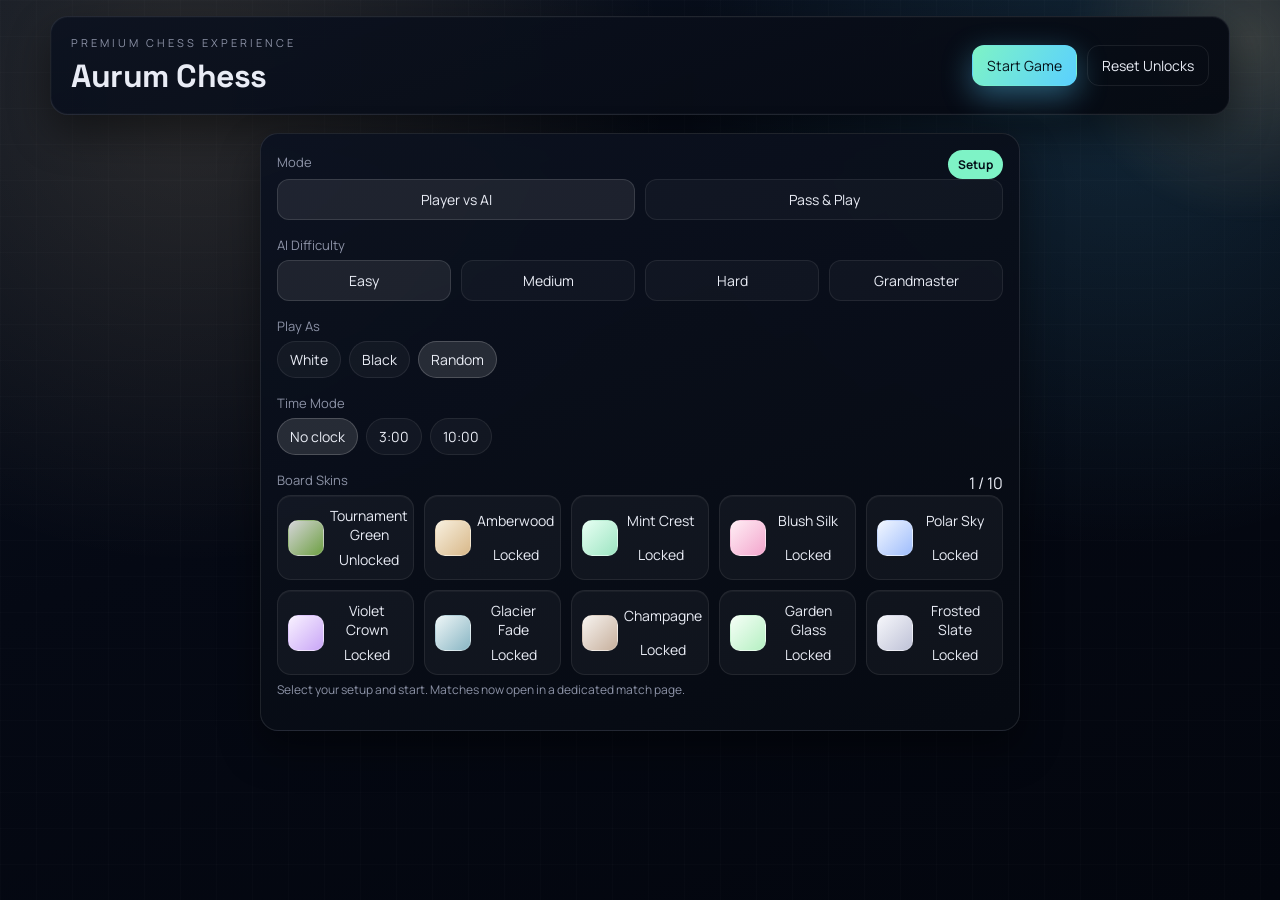
<file: index.html>
<!DOCTYPE html>
<html lang="en">
<head>
    <meta charset="UTF-8">
    <meta name="viewport" content="width=device-width, initial-scale=1.0">
    <title>Aurum Chess</title>
    <link rel="preconnect" href="https://fonts.googleapis.com">
    <link rel="preconnect" href="https://fonts.gstatic.com" crossorigin>
    <link href="https://fonts.googleapis.com/css2?family=Manrope:wght@400;600;700&family=Space+Grotesk:wght@500;700&display=swap" rel="stylesheet">
    <link rel="stylesheet" href="styles/main.css">
</head>
<body class="review-page-body home-page-body">
    <div class="hero-grid">
        <header class="topbar">
            <div>
                <p class="eyebrow">Premium Chess Experience</p>
                <h1>Aurum Chess</h1>
            </div>
            <div class="top-actions">
                <button id="startGameBtn" class="primary" type="button" aria-label="Start a new chess match">Start Game</button>
                <button id="resetProgressBtn" class="ghost" type="button" title="Reset unlocks" aria-label="Reset unlocked themes">Reset Unlocks</button>
            </div>
        </header>

        <main class="layout home-layout">
            <section class="panel controls">
                <div class="control-block">
                    <div class="label-row">
                        <p class="label">Mode</p>
                        <span class="pill">Setup</span>
                    </div>
                    <div class="segmented" role="group" aria-label="Game mode">
                        <button type="button" data-mode="ai" class="seg active" id="modeAI" aria-pressed="true">Player vs AI</button>
                        <button type="button" data-mode="pvp" class="seg" id="modePvp" aria-pressed="false">Pass & Play</button>
                    </div>
                </div>

                <div class="control-block" id="aiControls">
                    <p class="label">AI Difficulty</p>
                    <div class="segmented small" role="group" aria-label="AI difficulty">
                        <button type="button" data-difficulty="easy" class="seg active" aria-pressed="true">Easy</button>
                        <button type="button" data-difficulty="medium" class="seg" aria-pressed="false">Medium</button>
                        <button type="button" data-difficulty="hard" class="seg" aria-pressed="false">Hard</button>
                        <button type="button" data-difficulty="grandmaster" class="seg" aria-pressed="false">Grandmaster</button>
                    </div>
                </div>

                <div class="control-block" id="playerColorControls" style="display: none;">
                    <p class="label">Play As</p>
                    <div class="chips" role="group" aria-label="Player color">
                        <button type="button" data-color="white" class="chip" aria-pressed="false">White</button>
                        <button type="button" data-color="black" class="chip" aria-pressed="false">Black</button>
                        <button type="button" data-color="random" class="chip active" aria-pressed="true">Random</button>
                    </div>
                </div>

                <div class="control-block">
                    <p class="label">Time Mode</p>
                    <div class="chips" id="timeControls" role="group" aria-label="Time mode">
                        <button type="button" data-time="untimed" class="chip active" aria-pressed="true">No clock</button>
                        <button type="button" data-time="180" class="chip" aria-pressed="false">3:00</button>
                        <button type="button" data-time="600" class="chip" aria-pressed="false">10:00</button>
                    </div>
                </div>

                <div class="control-block">
                    <div class="label-row">
                        <p class="label">Board Skins</p>
                        <span class="value" id="unlockText">1 / 10</span>
                    </div>
                    <div class="theme-grid" id="themeGrid" role="group" aria-label="Board skins"></div>
                    <p class="hint">Select your setup and start. Matches now open in a dedicated match page.</p>
                </div>
            </section>
        </main>
    </div>

    <template id="themeCardTemplate">
        <button type="button" class="theme-card">
            <span class="swatch" aria-hidden="true"></span>
            <span class="title"></span>
            <span class="lock" aria-hidden="true">Locked</span>
        </button>
    </template>

    <script type="module" src="js/home.js"></script>
</body>
</html>
</file>
<file: styles/main.css>
* {
    box-sizing: border-box;
}

:root {
    --bg: radial-gradient(circle at 10% 20%, #0b1226, #050911 50%, #03060c 80%);
    --text: #e9ecf5;
    --muted: #8c92a6;
    --card: rgba(255, 255, 255, 0.04);
    --stroke: rgba(255, 255, 255, 0.08);
    --glow: 0 20px 80px rgba(0, 245, 255, 0.15);
    --shadow: 0 20px 60px rgba(0, 0, 0, 0.4);
    --accent: #7ef3c6;
    --accent-2: #5ad0ff;
    --danger: #ff8fa3;

    /* board theme defaults */
    --light-square: #f7f8fc;
    --dark-square: #cad1e5;
    --accent-strong: #5ad0ff;
    --accent-soft: rgba(90, 208, 255, 0.18);
}

body {
    margin: 0;
    min-height: 100vh;
    font-family: 'Manrope', system-ui, -apple-system, sans-serif;
    color: var(--text);
    background: var(--bg);
    background-attachment: fixed;
    padding: 24px;
    overflow-x: hidden;
}

body.home-page-body {
    padding: 16px;
    overflow: auto;
    background:
        radial-gradient(circle at 15% 10%, rgba(255, 214, 150, 0.14), transparent 35%),
        radial-gradient(circle at 88% 12%, rgba(90, 208, 255, 0.14), transparent 32%),
        linear-gradient(160deg, #09111f 0%, #050914 45%, #03060e 100%);
    position: relative;
    isolation: isolate;
}

body.home-page-body::before {
    content: '';
    position: fixed;
    inset: 0;
    background-image: linear-gradient(rgba(255, 255, 255, 0.035) 1px, transparent 1px),
        linear-gradient(90deg, rgba(255, 255, 255, 0.035) 1px, transparent 1px);
    background-size: 36px 36px;
    opacity: 0.45;
    pointer-events: none;
    z-index: -1;
}

body.home-page-body::after {
    content: '';
    position: fixed;
    right: -180px;
    top: -170px;
    width: 420px;
    height: 420px;
    background: radial-gradient(circle, rgba(255, 214, 150, 0.18), transparent 62%);
    filter: blur(2px);
    pointer-events: none;
    z-index: -1;
}

.hero-grid {
    max-width: 1180px;
    margin: 0 auto;
    display: grid;
    gap: 18px;
    position: relative;
    z-index: 1;
}

.topbar {
    display: flex;
    align-items: center;
    justify-content: space-between;
    padding: 18px 20px;
    border: 1px solid rgba(255, 255, 255, 0.10);
    border-radius: 18px;
    background: linear-gradient(160deg, rgba(12, 18, 32, 0.94), rgba(6, 10, 18, 0.98));
    box-shadow: 0 18px 40px rgba(0, 0, 0, 0.45), 0 0 0 1px rgba(255, 255, 255, 0.02) inset;
}

h1 {
    margin: 6px 0 0;
    font-family: 'Space Grotesk', 'Manrope', sans-serif;
    font-size: 32px;
    letter-spacing: -0.5px;
}

.eyebrow {
    margin: 0;
    text-transform: uppercase;
    letter-spacing: 3px;
    font-size: 11px;
    color: var(--muted);
}

.top-actions {
    display: flex;
    gap: 10px;
}

.top-actions button {
    min-width: 0;
}

button {
    font-family: inherit;
    font-size: 14px;
    color: var(--text);
    border: none;
    border-radius: 12px;
    background: var(--card);
    padding: 10px 14px;
    cursor: pointer;
    border: 1px solid var(--stroke);
    transition: transform 0.15s ease, border-color 0.2s ease, background 0.2s ease, box-shadow 0.2s ease;
}

button:hover {
    transform: translateY(-1px);
    border-color: rgba(255, 255, 255, 0.18);
}

button:focus-visible {
    outline: 3px solid var(--accent-strong);
    outline-offset: 3px;
    box-shadow: 0 0 0 4px rgba(126, 243, 198, 0.15);
}

button:active {
    transform: translateY(0);
}

.sr-only {
    position: absolute;
    width: 1px;
    height: 1px;
    padding: 0;
    margin: -1px;
    overflow: hidden;
    clip: rect(0, 0, 0, 0);
    white-space: nowrap;
    border: 0;
}

button.primary {
    background: linear-gradient(120deg, var(--accent), var(--accent-2));
    color: #041018;
    box-shadow: 0 10px 30px rgba(90, 208, 255, 0.4);
    border-color: transparent;
}

button:disabled {
    opacity: 0.5;
    cursor: not-allowed;
    pointer-events: none;
}

.locked-control {
    opacity: 0.5;
    cursor: not-allowed !important;
    pointer-events: none !important;
}

/* Toast notifications */
.toast-container {
    position: fixed;
    top: 18px;
    right: 18px;
    display: grid;
    gap: 10px;
    z-index: 1200;
    pointer-events: none;
}

.toast {
    min-width: 240px;
    max-width: 320px;
    padding: 12px 14px;
    border-radius: 12px;
    border: 1px solid var(--stroke);
    background: rgba(12, 18, 32, 0.9);
    color: var(--text);
    box-shadow: 0 12px 30px rgba(0,0,0,0.35);
    font-weight: 600;
    display: flex;
    align-items: center;
    justify-content: space-between;
    gap: 12px;
    animation: toast-in 250ms ease, toast-out 250ms ease 3.75s forwards;
}

.review-modal {
    position: fixed;
    inset: 0;
    display: none;
    z-index: 1300;
}

.review-modal.active {
    display: block;
}

.review-backdrop {
    position: absolute;
    inset: 0;
    background: rgba(2, 6, 14, 0.72);
    backdrop-filter: blur(4px);
}

.review-panel {
    position: relative;
    width: min(920px, calc(100vw - 28px));
    max-height: calc(100vh - 40px);
    overflow: hidden;
    margin: 20px auto;
    border-radius: 16px;
    border: 1px solid var(--stroke);
    background: linear-gradient(160deg, rgba(8, 14, 27, 0.97), rgba(9, 12, 20, 0.95));
    box-shadow: var(--shadow), var(--glow);
    padding: 16px;
    display: grid;
    gap: 10px;
}

.review-header {
    display: flex;
    align-items: start;
    justify-content: space-between;
    gap: 12px;
}

.review-header h2 {
    margin: 3px 0 0;
    font-family: 'Space Grotesk', 'Manrope', sans-serif;
    font-size: 24px;
}

.review-summary {
    margin: 0;
    color: var(--text);
    font-weight: 700;
}

.review-progress {
    margin: 0;
    color: var(--muted);
    font-size: 13px;
}

.review-list {
    margin: 0;
    padding: 0;
    list-style: none;
    display: grid;
    gap: 8px;
    overflow: auto;
    padding-right: 6px;
}

.review-item {
    border: 1px solid var(--stroke);
    border-radius: 12px;
    padding: 10px 12px;
    background: rgba(255, 255, 255, 0.03);
    display: grid;
    gap: 6px;
}

.review-item-top {
    display: flex;
    align-items: center;
    justify-content: space-between;
    gap: 10px;
}

.review-move {
    font-weight: 700;
}

.review-badge {
    border-radius: 999px;
    padding: 5px 10px;
    font-size: 12px;
    border: 1px solid transparent;
    white-space: nowrap;
}

.review-badge.brilliant { background: rgba(255, 213, 120, 0.18); border-color: rgba(255, 213, 120, 0.55); color: #fff1c8; }
.review-badge.great { background: rgba(120, 220, 255, 0.18); border-color: rgba(120, 220, 255, 0.5); color: #d8f4ff; }
.review-badge.best { background: rgba(126, 243, 198, 0.18); border-color: rgba(126, 243, 198, 0.45); color: #c9ffe8; }
.review-badge.excellent { background: rgba(109, 220, 255, 0.18); border-color: rgba(109, 220, 255, 0.45); color: #cbf4ff; }
.review-badge.good { background: rgba(90, 208, 255, 0.16); border-color: rgba(90, 208, 255, 0.35); color: #d3eeff; }
.review-badge.inaccuracy { background: rgba(255, 193, 95, 0.16); border-color: rgba(255, 193, 95, 0.4); color: #ffe9b8; }
.review-badge.mistake { background: rgba(255, 153, 102, 0.16); border-color: rgba(255, 153, 102, 0.45); color: #ffd9c2; }
.review-badge.blunder { background: rgba(255, 103, 129, 0.17); border-color: rgba(255, 103, 129, 0.5); color: #ffd2dc; }

.review-badge.review-badge-compact {
    font-size: 10px;
    padding: 4px 6px;
    white-space: nowrap;
}

.review-detail,
.review-best-hint {
    margin: 0;
    font-size: 13px;
}

.review-best-hint {
    color: var(--accent);
}

/* Resign modal */
.resign-modal {
    position: fixed;
    inset: 0;
    display: none;
    z-index: 1300;
    align-items: center;
    justify-content: center;
}

.resign-backdrop {
    position: absolute;
    inset: 0;
    background: rgba(2, 6, 14, 0.72);
    backdrop-filter: blur(4px);
}

.resign-panel {
    position: relative;
    width: min(420px, calc(100vw - 48px));
    border-radius: 16px;
    border: 1px solid var(--stroke);
    background: linear-gradient(160deg, rgba(8, 14, 27, 0.97), rgba(9, 12, 20, 0.95));
    box-shadow: var(--shadow), var(--glow);
    padding: 24px;
    display: grid;
    gap: 16px;
}

.resign-panel h2 {
    margin: 0;
    font-family: 'Space Grotesk', 'Manrope', sans-serif;
    font-size: 22px;
}

.resign-message {
    margin: 0;
    color: var(--muted);
    font-size: 14px;
    line-height: 1.5;
}

.resign-actions {
    display: grid;
    grid-template-columns: 1fr 1fr;
    gap: 10px;
}

.toast.success { border-color: rgba(126, 243, 198, 0.6); }
.toast.info { border-color: rgba(90, 208, 255, 0.6); }
.toast.warn { border-color: rgba(255, 179, 71, 0.6); }
.toast.danger { border-color: rgba(255, 143, 163, 0.7); }

@keyframes toast-in {
    from { opacity: 0; transform: translateY(-12px); }
    to { opacity: 1; transform: translateY(0); }
}

@keyframes toast-out {
    to { opacity: 0; transform: translateY(-10px); }
}

button.ghost {
    background: transparent;
    border-color: var(--stroke);
}

button.secondary {
    background: rgba(255, 140, 163, 0.08);
    border-color: rgba(255, 140, 163, 0.25);
    color: #ffb3c6;
}

button.danger {
    background: linear-gradient(120deg, rgba(255, 140, 163, 0.9), rgba(255, 100, 140, 0.85));
    color: #fff;
    border-color: transparent;
    box-shadow: 0 10px 30px rgba(255, 140, 163, 0.35);
}

button.resign {
    width: 100%;
    padding: 12px;
    margin-top: 6px;
    font-weight: 600;
}

.layout {
    display: grid;
    grid-template-columns: 280px 1fr 260px;
    gap: 18px;
}

.home-layout {
    grid-template-columns: minmax(280px, 760px);
    justify-content: center;
}

.home-layout .panel.controls {
    width: 100%;
    border-radius: 18px;
    background: linear-gradient(160deg, rgba(12, 18, 32, 0.94), rgba(6, 10, 18, 0.98));
    border: 1px solid rgba(255, 255, 255, 0.10);
    box-shadow: 0 18px 40px rgba(0, 0, 0, 0.45);
}

.panel {
    border: 1px solid var(--stroke);
    border-radius: 16px;
    background: var(--card);
    padding: 16px;
    box-shadow: var(--shadow);
    backdrop-filter: blur(8px);
}

.controls .control-block {
    margin-bottom: 16px;
}

.label {
    margin: 0 0 6px;
    color: var(--muted);
    font-size: 13px;
}

.label-row {
    display: flex;
    justify-content: space-between;
    align-items: center;
    gap: 10px;
}

.pill {
    padding: 6px 10px;
    border-radius: 20px;
    font-size: 12px;
    color: #041018;
    background: var(--accent);
    font-weight: 700;
}

.segmented {
        display: grid;
        grid-template-columns: repeat(2, minmax(0, 1fr));
        gap: 10px;
    }

    .segmented.small {
        grid-template-columns: repeat(auto-fit, minmax(100px, 1fr));
    }

.seg {
    padding: 10px 12px;
    background: rgba(255, 255, 255, 0.03);
}

.seg.active {
    background: rgba(255, 255, 255, 0.08);
    border-color: rgba(255, 255, 255, 0.12);
}

.chips {
    display: flex;
    gap: 8px;
    flex-wrap: wrap;
}

.chip {
    background: rgba(255, 255, 255, 0.04);
    border-radius: 999px;
    padding: 8px 12px;
    border: 1px solid var(--stroke);
}

.chip.active {
    background: rgba(255, 255, 255, 0.12);
    border-color: rgba(255, 255, 255, 0.18);
}

.theme-grid {
    display: grid;
    grid-template-columns: repeat(auto-fit, minmax(120px, 1fr));
    gap: 10px;
}

.theme-card {
    width: 100%;
    padding: 10px;
    display: grid;
    gap: 6px;
    align-items: center;
    grid-template-columns: 36px 1fr;
    grid-template-rows: auto auto;
    background: rgba(255, 255, 255, 0.04);
    border: 1px solid rgba(255, 255, 255, 0.08);
    border-radius: 14px;
    box-shadow: inset 0 1px 0 rgba(255, 255, 255, 0.04);
}

.theme-card .swatch {
    width: 36px;
    height: 36px;
    border-radius: 10px;
    border: 1px solid rgba(255, 255, 255, 0.15);
    grid-row: span 2;
}

@media (max-width: 720px) {
    .theme-grid {
        grid-template-columns: 1fr;
    }

    .theme-card {
        grid-template-columns: 1fr;
        grid-template-rows: auto auto auto;
        align-items: stretch;
    }

    .theme-card .swatch {
        width: 100%;
        height: 70px;
        border-radius: 14px;
        grid-row: 1;
    }

    .theme-card .title,
    .theme-card .lock {
        justify-self: start;
    }

    .chips {
        display: grid;
        grid-template-columns: repeat(2, minmax(0, 1fr));
        gap: 8px;
    }

    .label-row {
        flex-wrap: wrap;
        gap: 8px;
    }

    .label-row .pill,
    .label-row .value {
        width: 100%;
    }

    .segmented,
    .segmented.small {
        grid-template-columns: repeat(2, minmax(0, 1fr));
    }
}

.hint {
    margin: 6px 0 0;
    font-size: 12px;
    color: var(--muted);
}

.board-wrapper {
    display: grid;
    gap: 12px;
}

.timers {
    display: grid;
    grid-template-columns: repeat(2, 1fr);
    gap: 10px;
}

.clock {
    border: 1px solid var(--stroke);
    border-radius: 12px;
    padding: 10px 12px;
    background: rgba(255, 255, 255, 0.03);
    display: flex;
    align-items: center;
    justify-content: space-between;
}

.clock .tag {
    color: var(--muted);
    font-size: 13px;
}

.clock .time {
    font-weight: 700;
    font-size: 20px;
}

.board-shell {
    position: relative;
    border-radius: 10px;
    overflow: hidden;
    box-shadow: var(--shadow);
    border: 1px solid rgba(255, 255, 255, 0.16);
    background: linear-gradient(145deg, rgba(255,255,255,0.06), rgba(255,255,255,0.02));
}

.board {
    position: relative;
    width: 100%;
    aspect-ratio: 1;
    display: grid;
    grid-template-columns: repeat(8, 1fr);
    grid-template-rows: repeat(8, 1fr);
    gap: 1px;
    padding: 1px;
    background: rgba(255, 255, 255, 0.4);
    transition: transform 0.3s ease;
    z-index: 2;
}

.board.flipped {
    transform: rotate(180deg);
}

.square {
    position: relative;
    display: grid;
    place-items: center;
    font-size: clamp(26px, 5vw, 36px);
    user-select: none;
    touch-action: manipulation;
    -webkit-tap-highlight-color: transparent;
    transition: background 0.2s ease, transform 0.1s ease;
    border-radius: 0;
    border: none;
    padding: 0;
    margin: 0;
}

.square.light {
    background: var(--light-square);
}

.square.dark {
    background: var(--dark-square);
}

.square .piece {
    width: 100%;
    height: 100%;
    min-width: 26px;
    min-height: 26px;
    max-width: 56px;
    max-height: 56px;
    aspect-ratio: 1 / 1;
    display: block;
    pointer-events: auto;
    user-select: none;
    -webkit-user-drag: none;
    transition: transform 0.12s ease, filter 0.12s ease;
    cursor: grab;
    object-fit: contain;
    filter: drop-shadow(0 1px 1px rgba(0, 0, 0, 0.35));
    transform: translateZ(0);
}

.square .piece.dragging {
    transform: scale(1.08) rotate(-1deg);
    filter: drop-shadow(0 10px 16px rgba(90, 208, 255, 0.35));
}

.square .piece:active {
    cursor: grabbing;
}

/* White pieces */
.square .piece-w {
    filter: drop-shadow(0 1px 1px rgba(0, 0, 0, 0.28));
}

/* Black pieces */
.square .piece-b {
    filter: drop-shadow(0 1px 1px rgba(0, 0, 0, 0.42));
}

.square.highlight-move::after {
    content: '';
    width: 24px;
    height: 24px;
    border-radius: 50%;
    background: var(--accent-soft);
    border: 3px solid var(--accent-strong);
    position: absolute;
    box-shadow: 0 0 8px var(--accent-strong), inset 0 0 4px var(--accent-strong);
}

.square.capture::after {
    width: 70%;
    height: 70%;
    border-radius: 10px;
}

.square.selected {
    background: rgba(90, 208, 255, 0.34) !important;
    outline: 3px solid var(--accent-strong);
    outline-offset: -2px;
    box-shadow: inset 0 0 0 3px rgba(90, 208, 255, 0.7), 0 0 12px rgba(90, 208, 255, 0.45);
}

.square.last-move {
    background: rgba(126, 243, 198, 0.34) !important;
    box-shadow: inset 0 0 0 3px rgba(126, 243, 198, 0.85), 0 0 12px rgba(126, 243, 198, 0.5);
}

.square.drag-over {
    background: rgba(90, 208, 255, 0.28) !important;
    outline: 3px dashed var(--accent-strong);
    outline-offset: -3px;
    transform: translateY(-1px);
    transition: transform 0.12s ease, background 0.12s ease;
}

.square.drop-ready {
    box-shadow: inset 0 0 0 3px rgba(126, 243, 198, 0.7), 0 0 16px rgba(126, 243, 198, 0.18);
}

.square.dragging-source {
    box-shadow: inset 0 0 0 2px rgba(90, 208, 255, 0.55);
}

.square.in-check {
    box-shadow: inset 0 0 0 3px var(--danger);
}

.board-overlay {
    position: absolute;
    inset: 0;
    pointer-events: none;
    background: radial-gradient(circle at 30% 20%, rgba(90, 208, 255, 0.07), transparent 35%),
                radial-gradient(circle at 70% 80%, rgba(126, 243, 198, 0.06), transparent 35%);
}

.info-row {
    display: grid;
    grid-template-columns: repeat(3, 1fr);
    gap: 10px;
}

.captured-bar {
    display: grid;
    grid-template-columns: 1fr 1fr;
    gap: 10px;
}

.captured-side {
    border: 1px solid var(--stroke);
    border-radius: 12px;
    padding: 10px 12px;
    background: rgba(255, 255, 255, 0.03);
}

.captured-row {
    display: flex;
    flex-wrap: wrap;
    gap: 2px;
    min-height: 28px;
    font-size: 22px;
    line-height: 1;
}

.captured-piece {
    width: 22px;
    height: 22px;
    object-fit: contain;
    filter: drop-shadow(0 1px 1px rgba(0, 0, 0, 0.35));
}

.status {
    border: 1px solid var(--stroke);
    border-radius: 12px;
    padding: 10px 12px;
    background: rgba(255, 255, 255, 0.03);
}

.status .value {
    margin: 2px 0 0;
    font-size: 16px;
    font-weight: 700;
}

.moves .move-list {
    margin: 12px 0 0;
    padding-left: 20px;
    max-height: calc(100vh - 220px);
    overflow-y: auto;
    display: grid;
    gap: 8px;
}

.move-list li {
    background: rgba(255, 255, 255, 0.03);
    padding: 8px 10px;
    border-radius: 10px;
    border: 1px solid var(--stroke);
    list-style-position: inside;
}

@media (max-width: 1100px) {
    .layout {
        grid-template-columns: 1fr;
    }

    .timers {
        grid-template-columns: repeat(2, minmax(0, 1fr));
    }

    .info-row {
        grid-template-columns: repeat(3, minmax(0, 1fr));
    }
}

@media (max-width: 720px) {
    body {
        padding: 14px;
        background-attachment: scroll;
    }

    .layout {
        grid-template-columns: 1fr;
    }

    .info-row {
        grid-template-columns: repeat(2, minmax(0, 1fr));
    }
}

/* ── Mobile-first refinements ── */
@media (max-width: 900px) {
    .topbar {
        flex-direction: column;
        align-items: flex-start;
        gap: 12px;
    }
    .top-actions {
        width: 100%;
        flex-wrap: wrap;
    }

    .top-actions button {
        flex: 1 1 48%;
    }

    .layout {
        grid-template-columns: 1fr;
        gap: 14px;
    }

    .home-layout {
        grid-template-columns: 1fr;
    }

    .board-wrapper {
        order: 1;
    }

    .panel.controls {
        order: 2;
    }

    .panel.moves {
        order: 3;
    }

    .board-shell {
        max-width: 640px;
        margin: 0 auto;
        width: 100%;
        height: auto;
    }

    .timers {
        grid-template-columns: 1fr;
    }

    .captured-bar {
        grid-template-columns: 1fr;
    }

    .info-row {
        grid-template-columns: repeat(2, minmax(0, 1fr));
    }
}

@media (max-width: 600px) {
    body {
        padding: 10px;
    }

    .hero-grid {
        max-width: 100%;
        gap: 12px;
    }

    .topbar {
        padding: 14px;
        border-radius: 16px;
    }

    h1 {
        font-size: 26px;
    }

    .top-actions button {
        flex-basis: 100%;
    }

    .theme-grid {
        grid-template-columns: 1fr;
    }

    .board-shell {
        width: calc(100vw - 20px);
        height: calc(100vw - 20px);
        max-width: 100%;
        max-height: 100vw;
        margin: 0 auto;
    }

    .moves .move-list {
        max-height: 240px;
    }
}

@media (max-width: 480px) {
    body {
        padding: 8px;
    }

    .topbar {
        padding: 12px;
    }

    .panel,
    .focus-board-area,
    .focus-center,
    .focus-right {
        border-radius: 14px;
    }

    .segmented,
    .segmented.small,
    .chips {
        grid-template-columns: 1fr;
        display: grid;
        gap: 8px;
    }

    .theme-card {
        grid-template-columns: 1fr;
        grid-template-rows: auto auto auto;
        align-items: stretch;
    }

    .theme-card .swatch {
        width: 100%;
        height: 62px;
        grid-row: 1;
    }
}

/* ── Board theme swatches ───────────────────────────────────────────────
   Each theme sets square colours, accent colours, and overrides
   piece fill / stroke so pieces are always readable on that palette.
──────────────────────────────────────────────────────────────────────── */

/* 0 · Tournament Green (classic green + gray) */
.theme-0 {
    --light-square: #d5d5d8; --dark-square: #6ea043;
    --accent-strong: #5ad0ff; --accent-soft: rgba(90,208,255,0.18);
    --pw-color: #ffffff; --pw-stroke: #111111;
    --pb-color: #111111; --pb-stroke: rgba(255,255,255,0.75);
}

/* 1 · Amberwood (warm honey-brown) */
.theme-1 {
    --light-square: #f8f0df; --dark-square: #d8b889;
    --accent-strong: #ffb347; --accent-soft: rgba(255,179,71,0.22);
    --pw-color: #fff8e7; --pw-stroke: #3d1c02;
    --pb-color: #2b0f00; --pb-stroke: rgba(255,230,180,0.65);
}

/* 2 · Mint Crest (fresh green) */
.theme-2 {
    --light-square: #e7fff3; --dark-square: #9de5c2;
    --accent-strong: #46d681; --accent-soft: rgba(70,214,129,0.18);
    --pw-color: #f4fff9; --pw-stroke: #0d2b1a;
    --pb-color: #0d2b1a; --pb-stroke: rgba(200,255,225,0.6);
}

/* 3 · Blush Silk (soft pink) */
.theme-3 {
    --light-square: #ffeef5; --dark-square: #f3a6cd;
    --accent-strong: #ff6fbd; --accent-soft: rgba(255,111,189,0.18);
    --pw-color: #fff0f7; --pw-stroke: #5a0030;
    --pb-color: #3b0020; --pb-stroke: rgba(255,210,235,0.65);
}

/* 4 · Polar Sky (periwinkle-blue) */
.theme-4 {
    --light-square: #f2f7ff; --dark-square: #9fbdfc;
    --accent-strong: #6f8bff; --accent-soft: rgba(111,139,255,0.2);
    --pw-color: #eef4ff; --pw-stroke: #18215c;
    --pb-color: #101840; --pb-stroke: rgba(210,225,255,0.6);
}

/* 5 · Violet Crown (lavender-purple) */
.theme-5 {
    --light-square: #f9f2ff; --dark-square: #c9a6f7;
    --accent-strong: #b073ff; --accent-soft: rgba(176,115,255,0.2);
    --pw-color: #fbf4ff; --pw-stroke: #2e0050;
    --pb-color: #220040; --pb-stroke: rgba(240,210,255,0.6);
}

/* 6 · Glacier Fade (teal-grey) */
.theme-6 {
    --light-square: #eef6f7; --dark-square: #89b6c4;
    --accent-strong: #49c1ff; --accent-soft: rgba(73,193,255,0.16);
    --pw-color: #f0fafc; --pw-stroke: #0d2d38;
    --pb-color: #062030; --pb-stroke: rgba(195,235,245,0.6);
}

/* 7 · Champagne (warm taupe) */
.theme-7 {
    --light-square: #f7f3ef; --dark-square: #c7b09d;
    --accent-strong: #e5c08c; --accent-soft: rgba(229,192,140,0.2);
    --pw-color: #fffbf5; --pw-stroke: #3a2510;
    --pb-color: #2a180a; --pb-stroke: rgba(255,240,210,0.6);
}

/* 8 · Garden Glass (bright sage) */
.theme-8 {
    --light-square: #f6fff7; --dark-square: #b5f0c2;
    --accent-strong: #7be495; --accent-soft: rgba(123,228,149,0.2);
    --pw-color: #f4fff6; --pw-stroke: #103020;
    --pb-color: #0c2518; --pb-stroke: rgba(210,255,220,0.6);
}

/* 9 · Frosted Slate (muted silver) */
.theme-9 {
    --light-square: #f6f7fb; --dark-square: #bfc2d7;
    --accent-strong: #9aa4ff; --accent-soft: rgba(154,164,255,0.2);
    --pw-color: #f8f9ff; --pw-stroke: #20223a;
    --pb-color: #181a30; --pb-stroke: rgba(220,225,255,0.6);
}

/* ═══════════════════════════════════════════
   FOCUS MODE LAYOUT
   ═══════════════════════════════════════════ */

.focus-layout {
    display: none;
}

.focus-layout.active {
    display: flex;
    flex-direction: row;
    height: 100vh;
    width: 100vw;
    position: fixed;
    top: 0;
    left: 0;
    z-index: 1000;
    gap: 14px;
    padding: 14px;
    background:
        radial-gradient(circle at 10% 14%, rgba(255, 214, 150, 0.14), transparent 35%),
        radial-gradient(circle at 88% 12%, rgba(90, 208, 255, 0.14), transparent 32%),
        linear-gradient(160deg, #09111f 0%, #050914 45%, #03060e 100%);
    background-attachment: fixed;
    overflow: hidden;
}

.focus-layout.active::before {
    content: '';
    position: absolute;
    inset: 0;
    background-image: linear-gradient(rgba(255, 255, 255, 0.035) 1px, transparent 1px),
        linear-gradient(90deg, rgba(255, 255, 255, 0.035) 1px, transparent 1px);
    background-size: 36px 36px;
    opacity: 0.45;
    pointer-events: none;
}

.focus-layout.active::after {
    content: '';
    position: absolute;
    right: -120px;
    top: -140px;
    width: 420px;
    height: 420px;
    background: radial-gradient(circle, rgba(255, 214, 150, 0.18), transparent 62%);
    filter: blur(2px);
    pointer-events: none;
}

body.focus-active > .focus-layout.active {
    position: fixed;
}

/* Left — board fills entire area as a square */
.focus-board-area {
    flex: 1;
    height: calc(100vh - 28px);
    display: grid;
    grid-template-rows: auto minmax(0, 1fr);
    gap: 12px;
    min-width: 0;
    padding: 14px;
    border-radius: 18px;
    background: linear-gradient(160deg, rgba(12, 18, 32, 0.94), rgba(6, 10, 18, 0.98));
    border: 1px solid rgba(255, 255, 255, 0.1);
    box-shadow: 0 18px 40px rgba(0, 0, 0, 0.45);
}

.focus-board-area .board-shell {
    width: auto;
    height: auto;
    max-width: 100%;
    max-height: 100%;
    aspect-ratio: 1 / 1;
    margin: auto;
    border-radius: 16px;
    border: 1px solid rgba(255, 255, 255, 0.12);
    background: rgba(0, 0, 0, 0.22);
    box-shadow: inset 0 1px 0 rgba(255, 255, 255, 0.04), 0 18px 28px rgba(0, 0, 0, 0.35);
}

.focus-board-area .board {
    position: relative;
    width: 100%;
    height: 100%;
    display: grid;
    grid-template-columns: repeat(8, 1fr);
    grid-template-rows: repeat(8, 1fr);
}

/* Center — clocks + captured */
.focus-center {
    width: 240px;
    min-width: 240px;
    height: calc(100vh - 28px);
    display: flex;
    flex-direction: column;
    gap: 12px;
    padding: 14px;
    justify-content: center;
    border-radius: 18px;
    background: linear-gradient(160deg, rgba(12, 18, 32, 0.94), rgba(6, 10, 18, 0.98));
    border: 1px solid rgba(255, 255, 255, 0.1);
    box-shadow: 0 18px 40px rgba(0, 0, 0, 0.45);
}

.focus-clock {
    border: 1px solid rgba(255, 255, 255, 0.08);
    border-radius: 14px;
    padding: 12px 14px;
    background: rgba(255, 255, 255, 0.04);
    display: flex;
    align-items: center;
    justify-content: space-between;
    box-shadow: inset 0 1px 0 rgba(255, 255, 255, 0.04);
}

.focus-clock .tag {
    color: var(--muted);
    font-size: 14px;
    font-weight: 600;
}

.focus-clock .time {
    font-weight: 700;
    font-size: 28px;
}

.focus-captured {
    border: 1px solid rgba(255, 255, 255, 0.08);
    border-radius: 14px;
    padding: 12px;
    background: rgba(255, 255, 255, 0.04);
    box-shadow: inset 0 1px 0 rgba(255, 255, 255, 0.04);
}

.focus-captured .captured-row {
    min-height: 32px;
    font-size: 24px;
}

.focus-captured .captured-piece {
    width: 26px;
    height: 26px;
}

.focus-vs {
    text-align: center;
    font-family: 'Space Grotesk', sans-serif;
    font-size: 18px;
    font-weight: 700;
    color: var(--muted);
    letter-spacing: 4px;
}

/* Right — info + moves + exit */
.focus-right-column {
    width: 320px;
    min-width: 320px;
    height: calc(100vh - 28px);
    display: flex;
    flex-direction: column;
    gap: 14px;
    overflow: hidden;
}

.focus-right-top {
    flex: 1;
    height: 0;
    display: flex;
    flex-direction: column;
    gap: 12px;
    overflow: hidden;
    min-height: 0;
}

.focus-right-bottom {
    display: grid;
    gap: 12px;
    flex-shrink: 0;
}

.focus-action-row {
    display: flex;
    justify-content: flex-end;
    gap: 10px;
}

.focus-head {
    display: flex;
    align-items: center;
    justify-content: space-between;
    gap: 10px;
    padding-bottom: 4px;
    border-bottom: 1px solid rgba(255, 255, 255, 0.08);
}

.focus-title {
    margin: 2px 0 0;
    font-family: 'Space Grotesk', 'Manrope', sans-serif;
    font-size: 24px;
    letter-spacing: -0.4px;
}

.focus-chip {
    display: inline-flex;
    align-items: center;
    gap: 6px;
    padding: 6px 10px;
    border-radius: 999px;
    background: rgba(126, 243, 198, 0.12);
    border: 1px solid rgba(126, 243, 198, 0.18);
    color: #bfffe8;
    font-size: 12px;
    font-weight: 700;
    text-transform: uppercase;
    letter-spacing: 0.16em;
}

.focus-info {
    display: grid;
    grid-template-columns: 1fr 1fr;
    gap: 10px;
}

.focus-top-section {
    display: flex;
    flex-direction: column;
    gap: 12px;
}

.focus-right-top .move-list {
    margin: 12px 0 0;
    padding-left: 20px;
    overflow-y: auto;
    display: flex;
    flex-direction: column;
    gap: 8px;
    flex: 1;
    height: 0;
    min-height: 0;
}

.focus-post-actions {
    display: none;
    gap: 10px;
}

.focus-post-actions.visible {
    display: grid;
}

.post-match-action {
    width: 100%;
}

.exit-focus-btn {
    width: 100%;
    padding: 14px;
    font-size: 15px;
    font-weight: 600;
    color: var(--danger);
    border-color: rgba(255,143,163,0.25);
}

/* Dedicated Review Page */
.review-page-body {
    margin: 0;
    min-height: 100vh;
    height: 100dvh;
    padding: 16px;
    overflow: hidden;
    background: radial-gradient(circle at 15% 10%, rgba(255, 214, 150, 0.18), transparent 45%),
        radial-gradient(circle at 85% 20%, rgba(90, 208, 255, 0.18), transparent 40%),
        linear-gradient(160deg, #0a0f1b 0%, #050914 45%, #03060e 100%);
    position: relative;
    isolation: isolate;
}

.review-page-body::before {
    content: '';
    position: absolute;
    inset: 0;
    background-image: linear-gradient(rgba(255, 255, 255, 0.03) 1px, transparent 1px),
        linear-gradient(90deg, rgba(255, 255, 255, 0.03) 1px, transparent 1px);
    background-size: 36px 36px;
    opacity: 0.4;
    pointer-events: none;
    z-index: -1;
}

.review-page-body::after {
    content: '';
    position: absolute;
    right: -220px;
    top: -220px;
    width: 420px;
    height: 420px;
    background: radial-gradient(circle, rgba(255, 214, 150, 0.2), transparent 65%);
    filter: blur(1px);
    pointer-events: none;
    z-index: -1;
}

.review-layout {
    max-width: 1400px;
    margin: 0 auto;
    display: grid;
    grid-template-columns: minmax(0, 1fr) minmax(300px, 360px);
    gap: 14px;
    height: 100%;
    min-height: 0;
}

.review-board-area {
    display: grid;
    gap: 10px;
    height: 100%;
    overflow: hidden;
    grid-template-rows: auto minmax(0, 1fr) auto auto auto;
    min-width: 0;
    min-height: 0;
    background: linear-gradient(160deg, rgba(14, 20, 34, 0.9), rgba(6, 10, 18, 0.96));
    border-color: rgba(255, 255, 255, 0.1);
    box-shadow: 0 18px 40px rgba(0, 0, 0, 0.45);
}

.review-stage {
    display: grid;
    grid-template-columns: auto minmax(0, 1fr);
    gap: 14px;
    align-items: stretch;
    min-height: 0;
}

.review-eval-rail {
    display: grid;
    align-items: center;
    justify-items: center;
    gap: 8px;
    width: 60px;
    min-width: 60px;
    height: 100%;
    padding: 8px 6px;
    border-radius: 14px;
    background: linear-gradient(180deg, rgba(9, 14, 24, 0.96), rgba(7, 10, 18, 0.98));
    border: 1px solid rgba(255, 255, 255, 0.09);
    box-shadow: inset 0 1px 0 rgba(255, 255, 255, 0.06), 0 12px 24px rgba(0, 0, 0, 0.35);
}

.review-eval-bar {
    position: relative;
    width: 14px;
    height: 100%;
    border-radius: 999px;
    border: 1px solid rgba(255, 255, 255, 0.16);
    background: linear-gradient(180deg, rgba(20, 28, 44, 0.98) 0%, rgba(10, 14, 24, 0.98) 100%);
    overflow: hidden;
    box-shadow: inset 0 0 0 1px rgba(255, 255, 255, 0.03), inset 0 0 12px rgba(0, 0, 0, 0.45);
}

.review-eval-bar::before {
    content: '';
    position: absolute;
    inset: 0;
    background: linear-gradient(180deg, rgba(255, 255, 255, 0.06), transparent 35%, rgba(255, 255, 255, 0.04) 70%, transparent);
    pointer-events: none;
}

.review-eval-fill {
    position: absolute;
    left: 0;
    bottom: 0;
    width: 100%;
    height: 50%;
    border-radius: inherit;
    background: linear-gradient(180deg, rgba(126, 243, 198, 0.98), rgba(90, 208, 255, 0.98));
    box-shadow: 0 0 18px rgba(90, 208, 255, 0.35);
    transition: height 0.18s ease, background 0.18s ease, box-shadow 0.18s ease;
}

.review-eval-bar[data-side="black"] .review-eval-fill {
    background: linear-gradient(180deg, rgba(255, 179, 71, 0.98), rgba(255, 125, 144, 0.98));
    box-shadow: 0 0 18px rgba(255, 145, 97, 0.35);
}

.review-eval-bar[data-side="balanced"] .review-eval-fill {
    background: linear-gradient(180deg, rgba(126, 243, 198, 0.92), rgba(255, 210, 143, 0.95));
    box-shadow: 0 0 16px rgba(255, 210, 143, 0.25);
}

.review-eval-marker {
    position: absolute;
    left: 50%;
    width: 22px;
    height: 3px;
    border-radius: 999px;
    background: linear-gradient(90deg, rgba(255, 255, 255, 0.95), rgba(90, 208, 255, 0.98));
    box-shadow: 0 0 10px rgba(90, 208, 255, 0.8), 0 0 18px rgba(126, 243, 198, 0.18);
    top: 50%;
    transform: translate(-50%, -50%);
    z-index: 2;
}

.review-eval-score {
    font-size: 12px;
    font-weight: 800;
    letter-spacing: 0.02em;
    color: var(--text);
    padding: 6px 8px;
    border-radius: 999px;
    border: 1px solid rgba(255, 255, 255, 0.16);
    background: rgba(255, 255, 255, 0.06);
    text-align: center;
    min-width: 68px;
    box-shadow: inset 0 1px 0 rgba(255, 255, 255, 0.08), 0 8px 18px rgba(0, 0, 0, 0.18);
}

.review-eval-score.positive {
    color: #aefad6;
    border-color: rgba(126, 243, 198, 0.28);
    background: rgba(126, 243, 198, 0.12);
}

.review-eval-score.negative {
    color: #ffd7b7;
    border-color: rgba(255, 179, 71, 0.28);
    background: rgba(255, 179, 71, 0.12);
}

.review-head {
    display: flex;
    align-items: center;
    justify-content: space-between;
    gap: 8px;
    padding-bottom: 6px;
    border-bottom: 1px solid rgba(255, 255, 255, 0.06);
}

.review-head-actions {
    display: flex;
    align-items: center;
    gap: 8px;
}

.review-head h1 {
    margin: 0;
    font-family: 'Space Grotesk', 'Manrope', sans-serif;
    font-size: 24px;
    letter-spacing: -0.4px;
}

.review-head .eyebrow {
    margin: 0;
    font-size: 11px;
    text-transform: uppercase;
    letter-spacing: 0.5px;
    opacity: 0.7;
}

.review-controls {
    display: grid;
    grid-template-columns: repeat(5, minmax(0, 1fr));
    gap: 8px;
    padding: 8px;
    border-radius: 12px;
    background: rgba(8, 12, 22, 0.6);
    border: 1px solid rgba(255, 255, 255, 0.08);
}

.review-controls button {
    font-weight: 700;
    font-size: 13px;
    letter-spacing: 0.3px;
    background: rgba(255, 255, 255, 0.04);
    border-radius: 10px;
}

.review-controls button.is-playing {
    background: linear-gradient(120deg, #ffd28f, #7ef3c6);
    color: #1b1403;
    border-color: transparent;
    box-shadow: 0 10px 24px rgba(255, 210, 143, 0.25);
}

#reviewBoardShell {
    width: 100%;
    max-width: 100%;
    height: auto;
    aspect-ratio: 1 / 1;
    place-self: center;
    display: flex;
    align-items: center;
    justify-content: center;
    overflow: hidden;
    background: rgba(0, 0, 0, 0.25);
    border-radius: 14px;
    border: 1px solid rgba(255, 255, 255, 0.12);
}

#reviewBoard {
    width: 100%;
    height: 100%;
}

.board-arrow-canvas {
    position: absolute;
    inset: 0;
    width: 100%;
    height: 100%;
    pointer-events: none;
    z-index: 3;
}

.square .square-nag {
    position: absolute;
    top: 4px;
    right: 4px;
    padding: 2px 6px;
    border-radius: 999px;
    font-size: 11px;
    font-weight: 700;
    background: rgba(0, 0, 0, 0.6);
    color: #fff;
    border: 1px solid rgba(255, 255, 255, 0.2);
    pointer-events: none;
    z-index: 3;
}

.square-nag.brilliant { background: rgba(255, 193, 95, 0.85); color: #241400; }
.square-nag.great { background: rgba(90, 208, 255, 0.85); color: #041018; }
.square-nag.best { background: rgba(126, 243, 198, 0.85); color: #042018; }
.square-nag.inaccuracy { background: rgba(255, 193, 95, 0.9); color: #241400; }
.square-nag.mistake { background: rgba(255, 153, 102, 0.9); color: #2b1400; }
.square-nag.blunder { background: rgba(255, 103, 129, 0.9); color: #2c0010; }

.review-summary-row {
    display: flex;
    align-items: center;
    justify-content: space-between;
    gap: 8px;
    flex-wrap: wrap;
    font-size: 12px;
}

.review-eval-graph {
    width: 100%;
    height: 70px;
    border-radius: 10px;
    background: linear-gradient(160deg, rgba(14, 22, 36, 0.8), rgba(8, 12, 22, 0.8));
    border: 1px solid rgba(255, 255, 255, 0.1);
    display: block;
}

.review-result {
    margin: 0;
    font-weight: 700;
    font-size: 13px;
}

.review-side {
    display: grid;
    grid-template-rows: auto auto 1fr auto;
    gap: 8px;
    height: 100%;
    overflow: hidden;
    min-height: 0;
    background: linear-gradient(160deg, rgba(12, 18, 32, 0.92), rgba(6, 10, 18, 0.96));
    border-color: rgba(255, 255, 255, 0.1);
}

.review-engine {
    border: 1px solid var(--stroke);
    border-radius: 10px;
    background: rgba(255, 255, 255, 0.04);
    padding: 10px;
    display: grid;
    gap: 8px;
}

.review-engine-head {
    display: flex;
    align-items: center;
    justify-content: space-between;
    gap: 8px;
}

.review-engine-head h3 {
    margin: 0;
    font-size: 13px;
    font-weight: 700;
    letter-spacing: 0.4px;
}

.review-engine-status {
    font-size: 11px;
    color: var(--muted);
}

.review-engine-line {
    font-size: 12px;
    line-height: 1.4;
    color: var(--text);
    font-family: 'Space Grotesk', 'Manrope', sans-serif;
}

.review-engine-line.alt {
    color: var(--muted);
}

.review-engine-meta {
    display: flex;
    align-items: center;
    justify-content: space-between;
    gap: 8px;
    font-size: 11px;
    color: var(--muted);
}

.review-meta {
    border: 1px solid var(--stroke);
    border-radius: 10px;
    background: rgba(255, 255, 255, 0.04);
    padding: 8px 10px;
    display: grid;
    gap: 4px;
}

.review-meta p {
    margin: 0;
    display: flex;
    justify-content: space-between;
    gap: 6px;
    font-size: 12px;
}

.review-meta span {
    color: var(--muted);
    font-size: 12px;
}

.review-meta strong {
    font-size: 12px;
    font-weight: 700;
    text-transform: capitalize;
}

.review-move-list {
    margin: 0;
    padding: 8px;
    list-style: none;
    overflow-y: auto;
    overflow-x: hidden;
    display: grid;
    gap: 4px;
    align-content: start;
    height: 100%;
    min-height: 0;
    border-radius: 12px;
    background: rgba(6, 10, 18, 0.45);
    border: 1px solid rgba(255, 255, 255, 0.06);
}

.review-nav-move {
    list-style: none;
}

.review-nav-button {
    width: 100%;
    border: 1px solid rgba(255, 255, 255, 0.08);
    border-radius: 10px;
    padding: 8px 10px;
    background: rgba(255, 255, 255, 0.03);
    cursor: pointer;
    transition: border-color 0.2s ease, background 0.2s ease, transform 0.15s ease;
    font-size: 12px;
    display: grid;
    gap: 4px;
    text-align: left;
}

.review-nav-top {
    display: flex;
    align-items: center;
    justify-content: space-between;
    gap: 6px;
}

.review-nav-text {
    font-weight: 600;
}

.review-nav-button:hover {
    transform: translateY(-1px);
    border-color: rgba(255, 255, 255, 0.18);
}

.review-nav-button:focus-visible {
    outline: 3px solid rgba(255, 210, 143, 0.45);
    outline-offset: 2px;
}

.review-nav-move.preview .review-nav-button {
    border-color: rgba(126, 243, 198, 0.5);
    box-shadow: 0 8px 20px rgba(126, 243, 198, 0.2);
}

.review-nav-move.active .review-nav-button {
    border-color: rgba(255, 210, 143, 0.5);
    background: rgba(255, 210, 143, 0.12);
}

.review-empty {
    margin: 0;
    color: var(--muted);
    font-size: 13px;
    padding: 6px 2px;
}

@media (max-width: 1100px) {
    .review-layout {
        grid-template-columns: 1fr;
    }

    .review-side {
        max-height: 260px;
    }

    .review-board-area {
        grid-template-rows: auto minmax(0, 1fr) auto auto auto;
    }

    .review-stage {
        grid-template-columns: 1fr;
    }

    .review-eval-rail {
        order: 2;
        width: 100%;
        height: 36px;
        grid-template-columns: auto 1fr;
    }

    .review-eval-bar {
        width: 100%;
        height: 12px;
        background: linear-gradient(90deg, #141822 0%, #141822 50%, #f4f7ff 50%, #f4f7ff 100%);
    }

    .review-eval-fill {
        height: 100%;
        width: 50%;
    }

    .review-eval-marker {
        width: 2px;
        height: 18px;
        left: 50%;
        top: -4px;
        transform: translateX(-50%);
    }
}

@media (max-width: 720px) {
    .review-page-body {
        padding: 10px;
        overflow-y: auto;
    }

    .review-layout {
        grid-template-columns: 1fr;
        gap: 10px;
        height: auto;
        min-height: 0;
    }

    .review-board-area,
    .review-side {
        height: auto;
        min-height: 0;
        overflow: visible;
    }

    .review-stage {
        grid-template-columns: 1fr;
        gap: 10px;
    }

    .review-head {
        align-items: flex-start;
        flex-direction: column;
        gap: 6px;
    }

    .review-head h1 {
        font-size: 18px;
    }

    .review-eval-rail {
        width: 100%;
        height: 42px;
        grid-template-columns: auto 1fr;
        padding: 6px;
    }

    .review-eval-bar {
        width: 100%;
        height: 10px;
    }

    .review-eval-fill {
        width: 50%;
        height: 100%;
    }

    .review-eval-marker {
        width: 2px;
        height: 18px;
        left: 50%;
        top: -4px;
        transform: translateX(-50%);
    }

    .review-eval-score {
        min-width: 0;
        font-size: 11px;
        text-align: left;
    }

    .review-controls {
        grid-template-columns: repeat(5, minmax(0, 1fr));
        gap: 4px;
    }

    .review-summary-row,
    .review-engine-meta {
        flex-direction: column;
        align-items: flex-start;
    }

    .review-board-area {
        gap: 6px;
    }

    .review-side {
        max-height: none;
    }
}

@media (max-width: 480px) {
    .review-page-body {
        padding: 8px;
    }

    .review-controls button {
        padding: 8px 4px;
        font-size: 12px;
    }

    .review-eval-score {
        font-size: 10px;
        padding: 5px 6px;
    }
}

.exit-focus-btn:hover {
    background: rgba(255,143,163,0.08);
}

/* Hide normal layout when focus is active */
body.focus-active .hero-grid > header,
body.focus-active #normalLayout {
    display: none !important;
}

body.focus-active {
    padding: 0;
    overflow: hidden;
}

body.focus-active .hero-grid {
    max-width: 100%;
    gap: 0;
    height: 100vh;
}

/* Focus mode mobile overrides (after base styles for priority) */
@media (max-width: 980px) {
    .focus-layout.active {
        flex-direction: column;
        align-items: stretch;
        width: 100vw;
        min-height: 100dvh;
        height: auto;
        overflow-y: auto;
        overflow-x: hidden;
        padding: 10px;
        gap: 10px;
    }

    .focus-board-area,
    .focus-center,
    .focus-right {
        width: 100%;
        min-width: 0;
        max-width: 100%;
    }

    .focus-board-area {
        height: auto;
        min-height: 0;
        padding: 10px;
    }

    .focus-board-area .board-shell {
        width: min(100%, 560px);
        max-width: 560px;
        height: auto;
        aspect-ratio: 1 / 1;
        max-height: min(72vh, 560px);
        margin: 0 auto;
    }

    .focus-center {
        height: auto;
        flex-direction: row;
        flex-wrap: wrap;
        justify-content: stretch;
        gap: 10px;
        padding: 10px;
        border-left: none;
        border-right: none;
        border-top: 1px solid rgba(255, 255, 255, 0.08);
        border-bottom: 1px solid rgba(255, 255, 255, 0.08);
    }

    .focus-center .focus-clock,
    .focus-center .focus-captured {
        flex: 1 1 calc(50% - 5px);
        min-width: 0;
    }

    .focus-right-column {
        gap: 10px;
        height: auto;
    }

    .focus-right-top {
        height: auto;
        flex: none;
    }

    .focus-right-top .move-list {
        height: auto;
        flex: none;
        max-height: 260px;
    }

    .focus-clock .time {
        font-size: 22px;
    }

    .focus-captured .captured-row {
        font-size: 20px;
    }
}

@media (max-width: 600px), (max-height: 700px) and (orientation: landscape) {
    .focus-layout.active {
        gap: 8px;
        padding: 8px;
        height: auto;
        min-height: 100dvh;
    }

    .focus-board-area {
        padding: 8px;
    }

    .focus-board-area .board-shell {
        width: min(100vw - 16px, 420px);
        max-width: 420px;
        max-height: min(92vw, 420px);
    }

    .focus-center {
        padding: 10px 8px;
        gap: 8px;
    }

    .focus-center .focus-clock,
    .focus-center .focus-captured {
        flex-basis: 100%;
        flex: 1 1 100%;
    }

    .focus-vs {
        display: none;
    }

    .focus-right-column {
        gap: 10px;
    }

    .review-page-body {
        padding: 8px;
    }

    .review-board-area {
        gap: 6px;
    }

    .review-controls {
        gap: 4px;
    }
}

/* ── Board particle effects and sandbox styles ── */
.board-particles-canvas {
    position: absolute;
    top: 0;
    left: 0;
    width: 100%;
    height: 100%;
    pointer-events: none;
    z-index: 10;
}

.sandbox-active {
    box-shadow: 0 0 22px rgba(126, 243, 198, 0.5) !important;
    border: 2px solid rgba(126, 243, 198, 0.7) !important;
}

#sandboxToggleBtn.active {
    background: rgba(126, 243, 198, 0.22) !important;
    border-color: rgba(126, 243, 198, 0.5) !important;
    color: #bfffe8 !important;
    box-shadow: 0 0 12px rgba(126, 243, 198, 0.2);
}
</file>
